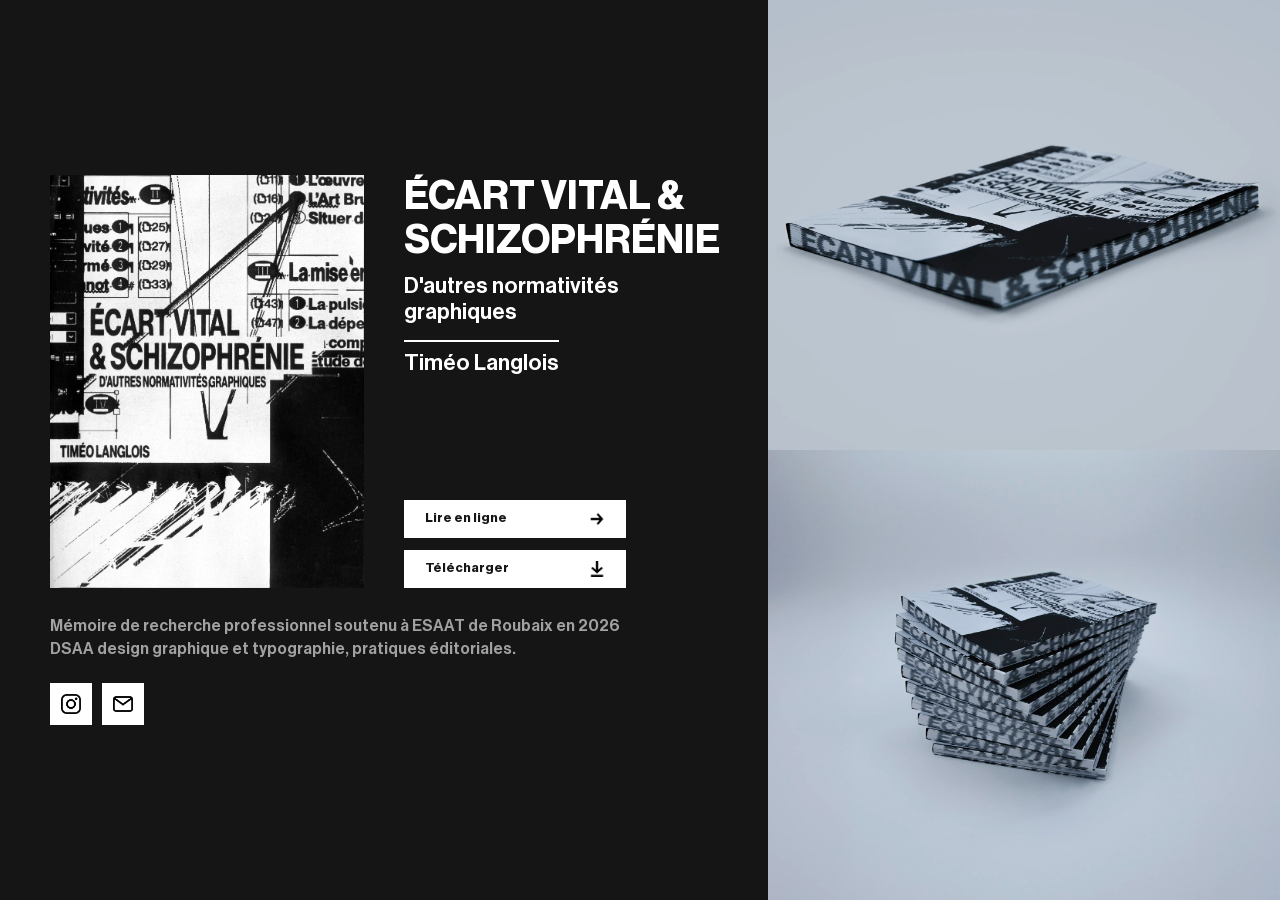
<file: index.html>
<!DOCTYPE html>
<html lang="fr">
<head>
    <meta charset="UTF-8">
    <meta name="viewport" content="width=device-width, initial-scale=1.0">
    <title>Écart vital & schizophrénie - Timéo Langlois</title>
    <link rel="stylesheet" href="style.css">
</head>
<body class="landing-body">

    <div class="landing-left">
        <div class="landing-grid">
            
            <div class="cover-wrapper">
                <img src="Assets/couverture.webp" alt="Couverture" class="cover-img">
            </div>

            <div class="text-and-buttons">
                <div class="title-wrapper">
                    <h1>ÉCART VITAL &<br>SCHIZOPHRÉNIE</h1>
                    <h2>D'autres normativités graphiques</h2>
                    
                    <div class="author-block">
                        <hr class="author-line">
                        <h3>Timéo Langlois</h3>
                    </div>
                </div>

                <div class="buttons-wrapper">
                    <a href="lecture.html" class="action-btn">
                        Lire en ligne
                        <img src="Assets/b_right_arrow.png" alt="" class="btn-icon">
                    </a>
                    <a href="Ecart_vital_et_schizophrenie-Timeo_Langlois.pdf" download class="action-btn">
                        Télécharger
                        <img src="Assets/b_download.png" alt="" class="btn-icon">
                    </a>
                </div>
            </div>

            <div class="info-wrapper">
                <p>Mémoire de recherche professionnel soutenu à ESAAT de Roubaix en 2026</p>
                <p>DSAA design graphique et typographie, pratiques éditoriales.</p>
            </div>

            <div class="contact-buttons-wrapper">
                <a href="https://www.instagram.com/timeolanglois_/" target="_blank" rel="noopener noreferrer" class="contact-btn">
                    <img src="Assets/icone_insta.png" alt="Instagram" class="contact-icon">
                </a>
                <a href="mailto:timeo.langlois.pro@gmail.com" class="contact-btn">
                    <img src="Assets/icone_mail.png" alt="Email" class="contact-icon">
                </a>
            </div>

        </div>
    </div>

    <div class="landing-right">
        <img src="Assets/EV&S_img1.webp" alt="">
        <img src="Assets/EV&S_img2.webp" alt="">
    </div>

</body>
</html>
</file>
<file: style.css>
@font-face {
    font-family: 'NeueHaas';
    src: url('Assets/Fonts/NeueHaasDisplayBold.ttf') format('truetype');
    font-weight: bold;
}

@font-face {
    font-family: 'NeueHaas';
    src: url('Assets/Fonts/NeueHaasDisplayMediu.ttf') format('truetype');
    font-weight: 500;
}

body {
    background-color: #151515;
    color: white;
    margin: 0;
    font-family: 'NeueHaas', sans-serif;
}

.landing-body {
    height: 100vh;
    width: 100vw;
    overflow: hidden;
    display: flex;
}

.landing-left {
    flex: 0 0 60%;
    padding: 50px;
    box-sizing: border-box;
    display: flex;
    justify-content: center; 
    align-items: center;     
}

.landing-grid {
    display: grid;
    grid-template-columns: minmax(0, 1fr) minmax(0, 1fr);
    grid-template-rows: auto auto auto; 
    column-gap: 40px;
    row-gap: 20px;
    width: 100%;
    max-width: 900px; 
}

.cover-wrapper {
    grid-column: 1;
    grid-row: 1;
    display: flex;
    align-items: flex-start; 
}

.cover-img {
    width: 100%;
    height: auto;
    max-height: 60vh; 
    object-fit: contain;
}

.text-and-buttons {
    grid-column: 2;
    grid-row: 1;
    display: flex;
    flex-direction: column;
    justify-content: space-between; 
}

.title-wrapper h1 {
    font-size: 3.1vw;
    margin: 0 0 10px 0;
    line-height: 1.1;
    font-weight: bold;
}

.title-wrapper h2, .author-block h3 {
    font-size: 1.7vw;
    font-weight: 500;
    margin: 0;
}

.author-line {
    width: 100%;
    border: none;
    border-top: 2px solid white;
    margin: 15px 0 8px 0; 
}

.author-block { width: fit-content; }

.buttons-wrapper {
    display: flex;
    flex-direction: column;
    align-items: flex-start;
    gap: 12px;
}

.action-btn {
    display: inline-flex;
    justify-content: space-between;
    align-items: center;
    width: fit-content;
    min-width: 180px; 
    padding: 10px 20px;
    background: white;
    color: #151515;
    text-decoration: none;
    font-weight: bold;
    font-size: 1vw;
    border: 1px solid transparent; 
    transition: all 0.3s ease;
}

.btn-icon {
    height: 16px;
    margin-left: 15px;
    opacity: 1; 
    filter: none; 
    transition: transform 0.3s ease;
}

.action-btn:hover {
    background-color: #151515;
    color: white;
    border-color: white; 
}

.action-btn:hover .btn-icon {
    filter: invert(1); 
    transform: translateX(6px);
}

.info-wrapper {
    grid-column: 1 / span 2;
    grid-row: 2;
    margin-top: 5px;
}

.info-wrapper p {
    font-size: 1.25vw;
    margin: 4px 0;
    color: rgba(255, 255, 255, 0.6); 
    font-weight: 500;
}

.contact-buttons-wrapper {
    grid-column: 1;
    grid-row: 3;
    margin-top: 0px;
    display: flex;
    gap: 10px;
    align-items: flex-start;
}

.contact-btn {
    display: flex;
    align-items: center;
    justify-content: center;
    height: 40px; 
    width: 40px; 
    background: white;
    border: 1px solid transparent; 
    text-decoration: none;
    transition: all 0.3s ease;
}

.contact-icon {
    height: 20px;
    width: 20px;
    object-fit: contain;
    filter: none; 
}

.contact-btn:hover {
    background: #151515;
    border-color: white;
}

.contact-btn:hover .contact-icon { filter: invert(1); }

.landing-right {
    flex: 0 0 40%;
    display: flex;
    flex-direction: column;
}

.landing-right img {
    flex: 1;
    width: 100%;
    height: 50%;
    object-fit: cover;
    object-position: center; 
}


@media (max-width: 900px) {
    .landing-body { 
        flex-direction: column; 
        overflow-y: auto; 
        height: auto; 
    }
    
    .landing-left { 
        width: 100%; 
        padding: 40px 20px; 
        display: flex;
        flex-direction: column;
        align-items: center; 
    }

    .landing-grid { 
        display: flex; 
        flex-direction: column; 
        width: 100%;
        max-width: 340px; 
        gap: 30px; 
    }

    .text-and-buttons { display: contents; }

    .title-wrapper { order: 1; width: 100%; }
    .title-wrapper h1 { font-size: 38px; margin-bottom: 5px; }
    .title-wrapper h2, .author-block h3 { font-size: 20px; }
    .author-line { margin: 15px 0 10px 0; }

    .cover-wrapper { order: 2; width: 100%; }
    .cover-img { 
        width: 100%; 
        height: auto; 
        max-height: none; 
        display: block; 
    }
    
    .buttons-wrapper { order: 3; width: 100%; }
    .action-btn { 
        width: 100%; 
        box-sizing: border-box; 
        font-size: 16px; 
        padding: 15px 20px;
        min-width: unset;
    }

    .info-wrapper { order: 4; width: 100%; margin-top: 0; }
    .info-wrapper p { font-size: 15px; }

    .contact-buttons-wrapper { 
        order: 5; 
        width: 100%; 
        justify-content: flex-start; 
        margin-top: 5px;
    }
    
    .landing-right { width: 100%; height: auto; flex: none; }
    .landing-right img { height: auto; max-height: 50vh; width: 100%; }
}
</file>
